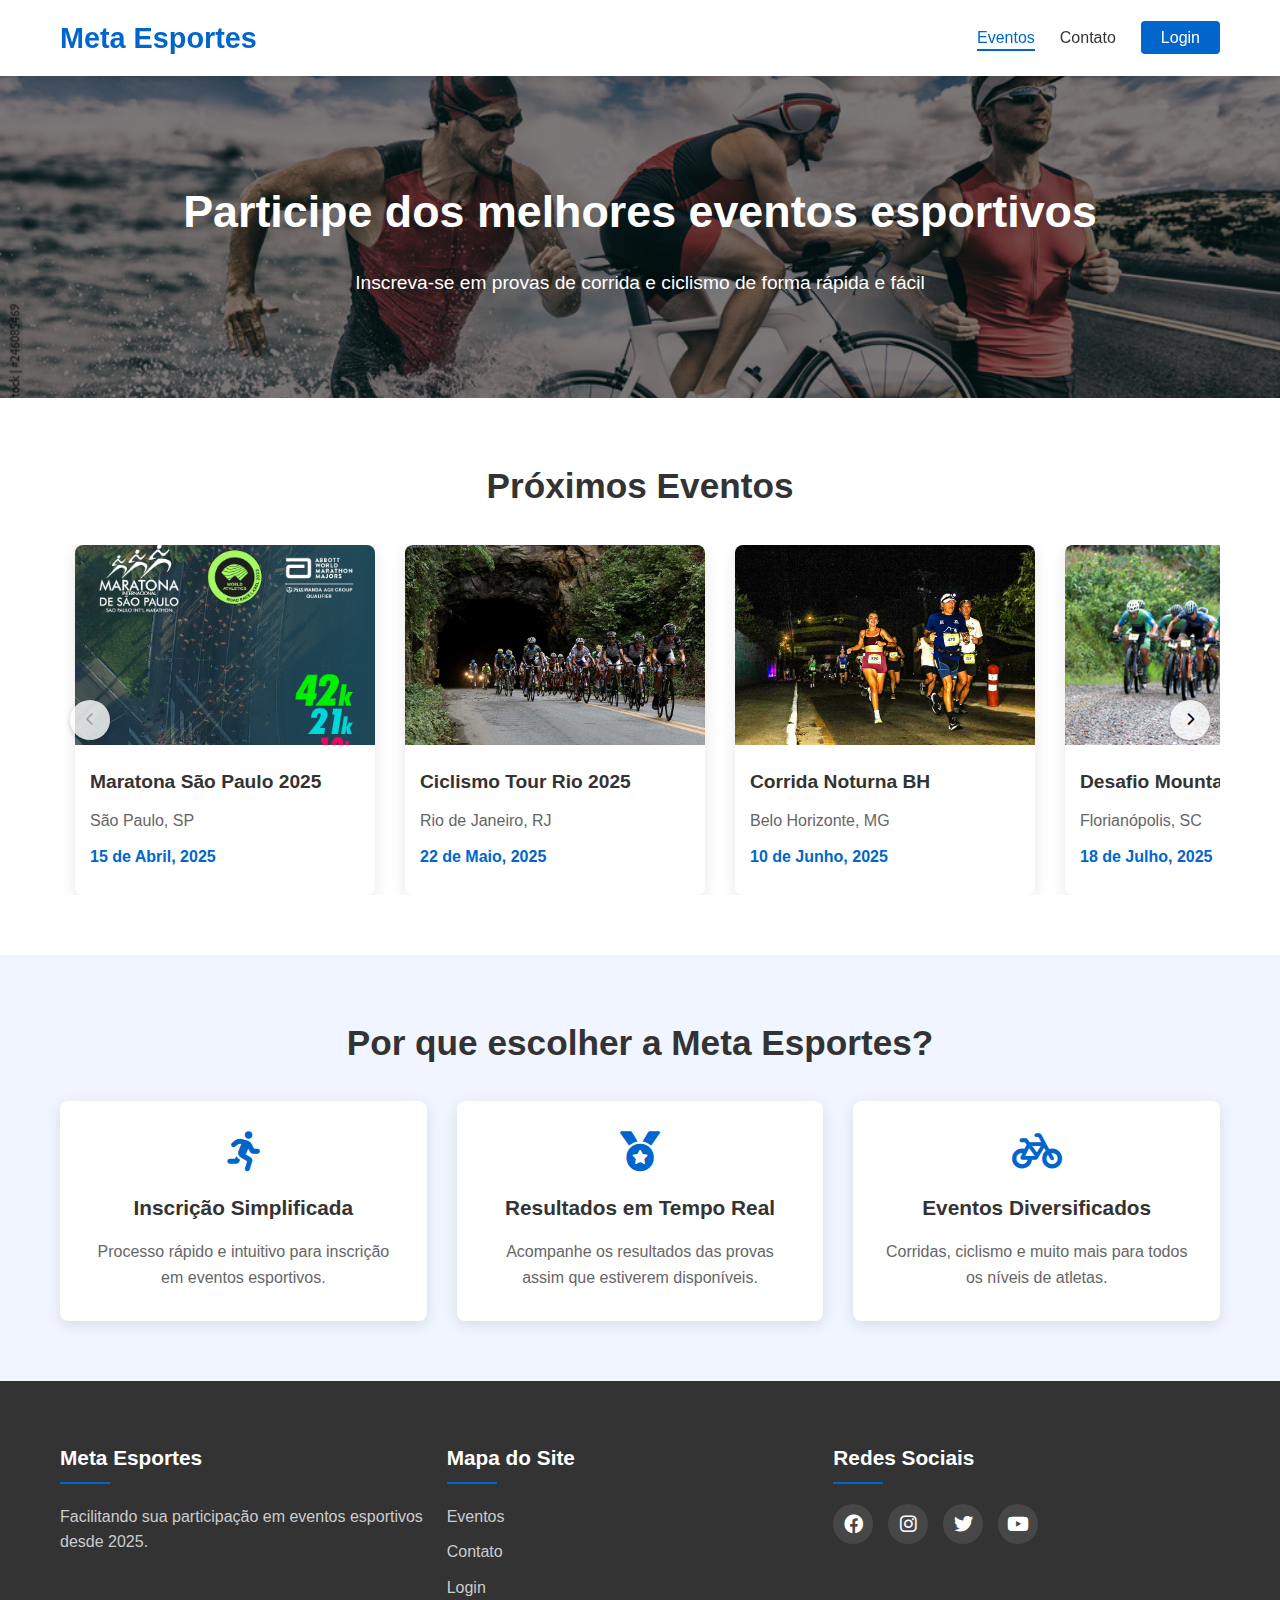
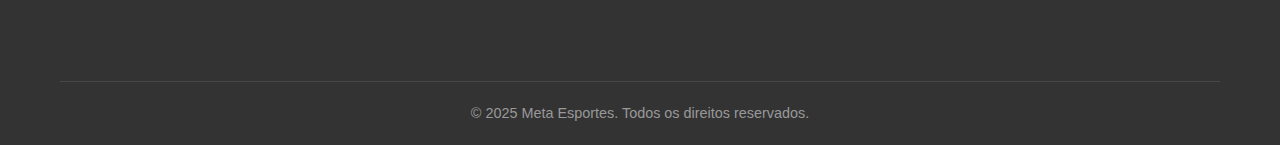
<file: index.html>
<!DOCTYPE html>
<html lang="pt-BR">
<head>
    <meta charset="UTF-8">
    <meta name="viewport" content="width=device-width, initial-scale=1.0">
    <title>Meta Esportes - Eventos Esportivos</title>
    <link rel="stylesheet" href="css/style.css">
    <link rel="stylesheet" href="css/auth.css">
    <link rel="stylesheet" href="css/image-fixes.css">
    <link rel="stylesheet" href="https://cdnjs.cloudflare.com/ajax/libs/font-awesome/6.0.0-beta3/css/all.min.css">
</head>
<body>
    <!-- Cabeçalho -->
    <header>
        <div class="container">
            <div class="logo">
                <h1>Meta Esportes</h1>
            </div>
            <nav>
                <ul>
                    <li><a href="index.html" class="active">Eventos</a></li>
                    <li><a href="contato.html">Contato</a></li>
                    <li><a href="login.html" class="btn-login">Login</a></li>
                </ul>
            </nav>
        </div>
    </header>

    <!-- Conteúdo Principal -->
    <main>
        <section class="hero">
            <div class="container">
                <h2>Participe dos melhores eventos esportivos</h2>
                <p>Inscreva-se em provas de corrida e ciclismo de forma rápida e fácil</p>
            </div>
        </section>

        <section class="eventos">
            <div class="container">
                <h2>Próximos Eventos</h2>
                
                <div class="carousel-container">
                    <button class="carousel-button prev" id="prev">
                        <i class="fas fa-chevron-left"></i>
                    </button>
                    
                    <div class="carousel">
                        <div class="carousel-track" id="carousel-track">
                            <!-- Eventos serão adicionados dinamicamente via JavaScript -->
                        </div>
                    </div>
                    
                    <button class="carousel-button next" id="next">
                        <i class="fas fa-chevron-right"></i>
                    </button>
                </div>
            </div>
        </section>

        <section class="destaques">
            <div class="container">
                <h2>Por que escolher a Meta Esportes?</h2>
                <div class="cards">
                    <div class="card">
                        <i class="fas fa-running"></i>
                        <h3>Inscrição Simplificada</h3>
                        <p>Processo rápido e intuitivo para inscrição em eventos esportivos.</p>
                    </div>
                    <div class="card">
                        <i class="fas fa-medal"></i>
                        <h3>Resultados em Tempo Real</h3>
                        <p>Acompanhe os resultados das provas assim que estiverem disponíveis.</p>
                    </div>
                    <div class="card">
                        <i class="fas fa-bicycle"></i>
                        <h3>Eventos Diversificados</h3>
                        <p>Corridas, ciclismo e muito mais para todos os níveis de atletas.</p>
                    </div>
                </div>
            </div>
        </section>
    </main>

    <!-- Rodapé -->
    <footer>
        <div class="container">
            <div class="footer-content">
                <div class="footer-section">
                    <h3>Meta Esportes</h3>
                    <p>Facilitando sua participação em eventos esportivos desde 2025.</p>
                </div>
                
                <div class="footer-section">
                    <h3>Mapa do Site</h3>
                    <ul>
                        <li><a href="index.html">Eventos</a></li>
                        <li><a href="contato.html">Contato</a></li>
                        <li><a href="login.html">Login</a></li>
                    </ul>
                </div>
                
                <div class="footer-section">
                    <h3>Redes Sociais</h3>
                    <div class="social-icons">
                        <a href="https://www.facebook.com/unipam" target="_blank"><i class="fab fa-facebook"></i></a>
                        <a href="https://www.instagram.com/unipamnet/?hl=pt" target="_blank"><i class="fab fa-instagram"></i></a>
                        <a href="https://twitter.com/UNIPAMNET" target="_blank"><i class="fab fa-twitter"></i></a>
                        <a href="https://www.youtube.com/user/CanalUNIPAM" target="_blank"><i class="fab fa-youtube"></i></a>
                    </div>
                </div>
            </div>
            
            <div class="footer-bottom">
                <p>&copy; 2025 Meta Esportes. Todos os direitos reservados.</p>
            </div>
        </div>
    </footer>

    <script src="js/auth.js"></script>
    <script src="js/script.js"></script>
</body>
</html>
</file>
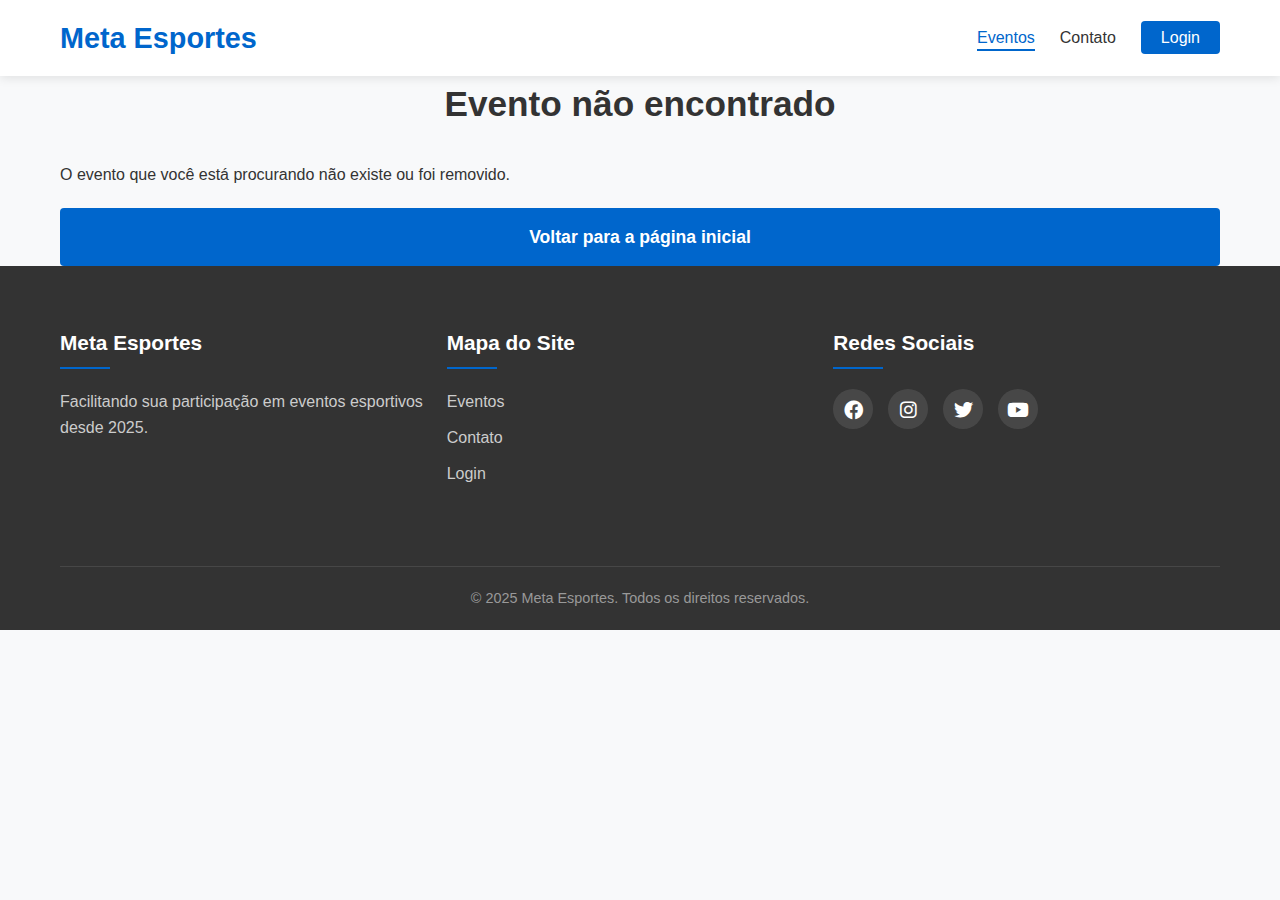
<file: evento.html>
<!DOCTYPE html>
<html lang="pt-BR">
<head>
    <meta charset="UTF-8">
    <meta name="viewport" content="width=device-width, initial-scale=1.0">
    <title>Detalhes do Evento - Meta Esportes</title>
    <link rel="stylesheet" href="css/style.css">
    <link rel="stylesheet" href="css/evento.css">
    <link rel="stylesheet" href="css/auth.css">
    <link rel="stylesheet" href="css/image-fixes.css">
    <link rel="stylesheet" href="https://cdnjs.cloudflare.com/ajax/libs/font-awesome/6.0.0-beta3/css/all.min.css">
</head>
<body>
    <!-- Cabeçalho -->
    <header>
        <div class="container">
            <div class="logo">
                <h1>Meta Esportes</h1>
            </div>
            <nav>
                <ul>
                    <li><a href="index.html" class="active">Eventos</a></li>
                    <li><a href="contato.html">Contato</a></li>
                    <li><a href="login.html" class="btn-login">Login</a></li>
                </ul>
            </nav>
        </div>
    </header>

    <!-- Conteúdo Principal -->
    <main>
        <div class="container">
            <div id="evento-detalhes">
                <!-- Conteúdo será preenchido via JavaScript -->
            </div>
        </div>
    </main>

    <!-- Rodapé -->
    <footer>
        <div class="container">
            <div class="footer-content">
                <div class="footer-section">
                    <h3>Meta Esportes</h3>
                    <p>Facilitando sua participação em eventos esportivos desde 2025.</p>
                </div>
                
                <div class="footer-section">
                    <h3>Mapa do Site</h3>
                    <ul>
                        <li><a href="index.html">Eventos</a></li>
                        <li><a href="contato.html">Contato</a></li>
                        <li><a href="login.html">Login</a></li>
                    </ul>
                </div>
                
                <div class="footer-section">
                    <h3>Redes Sociais</h3>
                    <div class="social-icons">
                        <a href="https://www.facebook.com/unipam" target="_blank"><i class="fab fa-facebook"></i></a>
                        <a href="https://www.instagram.com/unipamnet/?hl=pt" target="_blank"><i class="fab fa-instagram"></i></a>
                        <a href="https://twitter.com/UNIPAMNET" target="_blank"><i class="fab fa-twitter"></i></a>
                        <a href="https://www.youtube.com/user/CanalUNIPAM" target="_blank"><i class="fab fa-youtube"></i></a>
                    </div>
                </div>
            </div>
            
            <div class="footer-bottom">
                <p>&copy; 2025 Meta Esportes. Todos os direitos reservados.</p>
            </div>
        </div>
    </footer>

    <script src="js/auth.js"></script>
    <script src="js/evento.js"></script>
</body>
</html>
</file>
<file: css/auth.css>
/* Estilos para autenticação e menus de administração */

/* Dropdown do usuário */
.user-dropdown,
.admin-dropdown {
    position: relative;
}

.user-menu,
.admin-menu-btn {
    display: flex;
    align-items: center;
    gap: 8px;
    padding: 8px 12px;
    color: #333;
    text-decoration: none;
    border-radius: 4px;
    transition: all 0.3s;
}

.user-menu:hover,
.admin-menu-btn:hover {
    background-color: rgba(0, 102, 204, 0.1);
}

.user-menu i,
.admin-menu-btn i {
    font-size: 1.1rem;
}

.user-menu .fa-user-circle {
    font-size: 1.3rem;
}

.dropdown-menu {
    position: absolute;
    top: 100%;
    right: 0;
    width: 220px;
    background-color: #fff;
    border-radius: 4px;
    box-shadow: 0 4px 12px rgba(0, 0, 0, 0.1);
    padding: 10px 0;
    z-index: 100;
    display: none;
    margin-top: 5px;
}

.dropdown-menu.active {
    display: block;
    animation: fadeIn 0.2s ease-in-out;
}

.dropdown-menu a {
    display: flex !important;
    align-items: center;
    gap: 10px;
    padding: 10px 15px;
    color: #333;
    text-decoration: none;
    transition: background-color 0.3s;
}

.dropdown-menu a:hover {
    background-color: #f5f5f5;
}

.dropdown-menu a i {
    width: 20px;
    text-align: center;
    color: #0066cc;
}

/* Menu de administração */
.admin-menu-btn {
    color: #0066cc;
    font-weight: 500;
}

.admin-menu-btn i {
    color: #0066cc;
}

/* Animação para os dropdowns */
@keyframes fadeIn {
    from {
        opacity: 0;
        transform: translateY(-10px);
    }
    to {
        opacity: 1;
        transform: translateY(0);
    }
}

/* Responsividade */
@media (max-width: 768px) {
    .user-menu span,
    .admin-menu-btn span {
        display: none;
    }
    
    .dropdown-menu {
        width: 180px;
    }
}
</file>
<file: css/image-fixes.css>
/* Correções para imagens faltantes - usando URLs de imagens da internet */

/* Imagens de fundo */
.admin-header {
    background: linear-gradient(rgba(0, 0, 0, 0.7), rgba(0, 0, 0, 0.7)), url('https://images.unsplash.com/photo-1517649763962-0c623066013b?q=80&w=1470&auto=format&fit=crop') !important;
    background-size: cover !important;
    background-position: center !important;
}

.inscricao-header {
    background: linear-gradient(rgba(0, 0, 0, 0.6), rgba(0, 0, 0, 0.6)), url('https://images.unsplash.com/photo-1552674605-db6ffd4facb5?q=80&w=1470&auto=format&fit=crop') !important;
    background-size: cover !important;
    background-position: center !important;
}

.perfil-header {
    background: linear-gradient(rgba(0, 0, 0, 0.7), rgba(0, 0, 0, 0.7)), url('https://images.unsplash.com/photo-1461896836934-ffe607ba8211?q=80&w=1470&auto=format&fit=crop') !important;
    background-size: cover !important;
    background-position: center !important;
}

.contato-header {
    background: linear-gradient(rgba(0, 0, 0, 0.6), rgba(0, 0, 0, 0.6)), url('https://images.unsplash.com/photo-1571019613454-1cb2f99b2d8b?q=80&w=1470&auto=format&fit=crop') !important;
    background-size: cover !important;
    background-position: center !important;
}

/* Imagem de login - apenas se estiver quebrada */
.login-container .login-image img[src="img/login-bg.jpg"]:not([src^="http"]) {
    content: url('https://images.unsplash.com/photo-1530549387789-4c1017266635?q=80&w=1470&auto=format&fit=crop') !important;
}

/* Imagens de eventos - apenas as que não existem */
img[src="img/evento1.jpg"]:not([src^="http"]),
img[src="img/evento2.jpg"]:not([src^="http"]),
img[src="img/evento3.jpg"]:not([src^="http"]),
img[src="img/evento4.jpg"]:not([src^="http"]),
img[src="img/evento5.jpg"]:not([src^="http"]),
img[src="img/evento6.jpg"]:not([src^="http"]) {
    content: url('https://images.unsplash.com/photo-1594882645126-14020914d58d?q=80&w=1470&auto=format&fit=crop') !important;
}

/* Placeholders - apenas quando necessário */
img[src*="evento-placeholder.jpg"] {
    content: url('https://images.unsplash.com/photo-1594882645126-14020914d58d?q=80&w=1470&auto=format&fit=crop') !important;
}

/* QR Code */
img[src="img/qrcode-pix.jpg"]:not([src^="http"]) {
    content: url('https://upload.wikimedia.org/wikipedia/commons/d/d0/QR_code_for_mobile_English_Wikipedia.svg') !important;
    max-width: 200px !important;
}

img[src="img/qrcode-placeholder.jpg"]:not([src^="http"]) {
    content: url('https://upload.wikimedia.org/wikipedia/commons/d/d0/QR_code_for_mobile_English_Wikipedia.svg') !important;
    max-width: 200px !important;
}

/* Logo */
img[src="img/logo.png"]:not([src^="http"]) {
    content: url('https://via.placeholder.com/150x50/0066cc/ffffff?text=Meta+Esportes') !important;
}

/* Avatar placeholder */
img[src="img/avatar-placeholder.jpg"]:not([src^="http"]) {
    content: url('https://www.gravatar.com/avatar/00000000000000000000000000000000?d=mp&f=y') !important;
}
</file>
<file: css/evento.css>
/* Estilos para a página de detalhes do evento */

.evento-header {
    position: relative;
    height: 400px;
    overflow: hidden;
    margin-bottom: 30px;
}

.evento-header img {
    width: 100%;
    height: 100%;
    object-fit: cover;
}

.evento-header-overlay {
    position: absolute;
    top: 0;
    left: 0;
    width: 100%;
    height: 100%;
    background: linear-gradient(rgba(0, 0, 0, 0.3), rgba(0, 0, 0, 0.7));
    display: flex;
    flex-direction: column;
    justify-content: flex-end;
    padding: 40px;
    color: #fff;
}

.evento-header-overlay h1 {
    font-size: 2.5rem;
    margin-bottom: 10px;
}

.evento-info {
    display: flex;
    gap: 20px;
    margin-bottom: 10px;
}

.evento-info-item {
    display: flex;
    align-items: center;
    gap: 8px;
}

.evento-info-item i {
    color: #0066cc;
}

.evento-content {
    display: grid;
    grid-template-columns: 2fr 1fr;
    gap: 30px;
    margin-bottom: 50px;
}

.evento-descricao {
    background-color: #fff;
    border-radius: 8px;
    padding: 30px;
    box-shadow: 0 4px 15px rgba(0, 0, 0, 0.1);
}

.evento-descricao h2 {
    font-size: 1.8rem;
    margin-bottom: 20px;
    text-align: left;
    color: #333;
}

.evento-descricao p {
    margin-bottom: 20px;
    line-height: 1.8;
}

.evento-sidebar {
    background-color: #fff;
    border-radius: 8px;
    padding: 30px;
    box-shadow: 0 4px 15px rgba(0, 0, 0, 0.1);
}

.evento-sidebar h2 {
    font-size: 1.5rem;
    margin-bottom: 20px;
    text-align: left;
    color: #333;
}

.evento-sidebar-info {
    margin-bottom: 30px;
}

.evento-sidebar-item {
    display: flex;
    align-items: flex-start;
    gap: 10px;
    margin-bottom: 15px;
}

.evento-sidebar-item i {
    color: #0066cc;
    margin-top: 3px;
}

.evento-sidebar-item-content h3 {
    font-size: 1rem;
    margin-bottom: 5px;
    color: #666;
}

.evento-sidebar-item-content p {
    font-weight: 600;
    color: #333;
}

.btn-inscricao {
    display: block;
    width: 100%;
    background-color: #0066cc;
    color: #fff;
    text-align: center;
    padding: 15px;
    border-radius: 4px;
    font-weight: 600;
    font-size: 1.1rem;
    transition: background-color 0.3s;
    margin-top: 20px;
}

.btn-inscricao:hover {
    background-color: #004080;
}

.evento-percurso {
    margin-top: 30px;
}

.evento-percurso h2 {
    font-size: 1.8rem;
    margin-bottom: 20px;
    text-align: left;
    color: #333;
}

.evento-percurso img {
    width: 100%;
    border-radius: 8px;
    box-shadow: 0 4px 15px rgba(0, 0, 0, 0.1);
}

/* Botão para ver inscritos */
.btn-ver-inscritos {
    display: flex;
    align-items: center;
    justify-content: center;
    gap: 8px;
    width: 100%;
    padding: 12px 20px;
    margin-top: 15px;
    background-color: #0066cc;
    color: #fff;
    border: none;
    border-radius: 4px;
    font-size: 1rem;
    font-weight: 600;
    cursor: pointer;
    transition: background-color 0.3s;
}

.btn-ver-inscritos:hover {
    background-color: #004d99;
}

/* Modal de inscritos */
.modal {
    display: none;
    position: fixed;
    top: 0;
    left: 0;
    width: 100%;
    height: 100%;
    background-color: rgba(0, 0, 0, 0.5);
    z-index: 1000;
    justify-content: center;
    align-items: center;
    -webkit-box-pack: center;
    -webkit-box-align: center;
}

.modal.active {
    display: flex;
    display: -webkit-box;
    display: -webkit-flex;
}

.modal-content {
    background-color: #fff;
    border-radius: 8px;
    width: 90%;
    max-width: 800px;
    max-height: 90vh;
    overflow-y: auto;
    box-shadow: 0 5px 15px rgba(0, 0, 0, 0.3);
    -webkit-box-shadow: 0 5px 15px rgba(0, 0, 0, 0.3);
}

.modal-header {
    display: flex;
    display: -webkit-box;
    display: -webkit-flex;
    justify-content: space-between;
    -webkit-box-pack: justify;
    align-items: center;
    -webkit-box-align: center;
    padding: 15px 20px;
    border-bottom: 1px solid #eee;
}

.modal-header h3 {
    margin: 0;
    font-size: 1.5rem;
    color: #333;
}

.modal-close {
    font-size: 1.5rem;
    cursor: pointer;
    color: #6c757d;
}

.modal-body {
    padding: 20px;
}

/* Sem inscritos */
.sem-inscritos {
    display: flex;
    flex-direction: column;
    align-items: center;
    padding: 40px 0;
    color: #6c757d;
}

.sem-inscritos i {
    font-size: 3rem;
    margin-bottom: 15px;
    opacity: 0.5;
}

.sem-inscritos p {
    font-size: 1.1rem;
}

/* Tabs de categorias */
.inscritos-tabs {
    display: flex;
    display: -webkit-box;
    display: -webkit-flex;
    flex-wrap: wrap;
    -webkit-flex-wrap: wrap;
    gap: 10px;
    margin-bottom: 20px;
    border-bottom: 1px solid #eee;
    padding-bottom: 15px;
}

.tab-btn {
    padding: 8px 15px;
    background-color: #f8f9fa;
    border: 1px solid #ddd;
    border-radius: 4px;
    cursor: pointer;
    font-size: 0.9rem;
    transition: all 0.3s;
    -webkit-transition: all 0.3s;
    margin-right: 5px;
    margin-bottom: 5px;
}

.tab-btn.active {
    background-color: #0066cc;
    color: #fff;
    border-color: #0066cc;
}

.tab-content {
    display: none;
}

.tab-content.active {
    display: block;
}

/* Tabela de inscritos */
.inscritos-table {
    width: 100%;
    border-collapse: collapse;
}

.inscritos-table th {
    background-color: #f5f5f5;
    padding: 12px 15px;
    text-align: left;
    font-weight: 600;
    color: #333;
    border-bottom: 1px solid #ddd;
}

.inscritos-table td {
    padding: 12px 15px;
    border-bottom: 1px solid #eee;
    color: #666;
}

.inscritos-table tr:last-child td {
    border-bottom: none;
}

.inscritos-table tr:hover {
    background-color: #f9f9f9;
}

/* Status badges */
.status-badge {
    display: inline-block;
    padding: 4px 8px;
    border-radius: 20px;
    font-size: 0.85rem;
    font-weight: 600;
}

.status-confirmado {
    background-color: #d4edda;
    color: #155724;
}

.status-pendente {
    background-color: #fff3cd;
    color: #856404;
}

.status-cancelado {
    background-color: #f8d7da;
    color: #721c24;
}

/* Estilo para o botão de download do arquivo GPX */
.download-gpx {
    background-color: #f8f9fa;
    border-radius: 8px;
    padding: 20px;
    margin: 20px 0;
    text-align: center;
}

.download-gpx p {
    margin-bottom: 15px;
    color: #555;
}

.btn-download-gpx {
    display: inline-flex;
    align-items: center;
    justify-content: center;
    background-color: #0066cc;
    color: white;
    padding: 12px 25px;
    border-radius: 6px;
    text-decoration: none;
    font-weight: 600;
    transition: all 0.3s ease;
    gap: 10px;
}

.btn-download-gpx:hover {
    background-color: #004d99;
    transform: translateY(-2px);
    box-shadow: 0 4px 8px rgba(0, 0, 0, 0.1);
}

.btn-download-gpx i {
    font-size: 1.2em;
}

/* Estilos para a modal de resultados */
.resultados-filtro {
    display: flex;
    gap: 10px;
    margin-bottom: 20px;
}

.resultados-filtro input {
    flex: 1;
    padding: 10px;
    border: 1px solid #ddd;
    border-radius: 4px;
    font-size: 14px;
}

.resultados-filtro button {
    background-color: #0066cc;
    color: white;
    border: none;
    border-radius: 4px;
    padding: 0 15px;
    cursor: pointer;
    transition: background-color 0.3s;
}

.resultados-filtro button:hover {
    background-color: #004d99;
}

.resultados-tabela {
    width: 100%;
    border-collapse: collapse;
    margin-top: 10px;
}

.resultados-tabela th,
.resultados-tabela td {
    padding: 12px 15px;
    text-align: left;
    border-bottom: 1px solid #ddd;
}

.resultados-tabela th {
    background-color: #f8f9fa;
    font-weight: 600;
    color: #333;
}

.resultados-tabela tr:hover {
    background-color: #f5f5f5;
}

.sem-resultados {
    text-align: center;
    padding: 20px;
    color: #666;
}

/* Estilos para a modal de cronometragem */
#form-cronometragem {
    display: flex;
    flex-direction: column;
    gap: 15px;
}

#form-cronometragem .form-group {
    display: flex;
    flex-direction: column;
    gap: 5px;
}

#form-cronometragem label {
    font-weight: 600;
    color: #333;
}

#form-cronometragem input,
#form-cronometragem select {
    padding: 10px;
    border: 1px solid #ddd;
    border-radius: 4px;
    font-size: 14px;
}

.btn-salvar-cronometragem {
    background-color: #28a745;
    color: white;
    border: none;
    border-radius: 4px;
    padding: 12px;
    font-weight: 600;
    cursor: pointer;
    transition: background-color 0.3s;
    margin-top: 10px;
}

.btn-salvar-cronometragem:hover {
    background-color: #218838;
}

/* Estilos para os botões de resultados e cronometragem */
.btn-resultados,
.btn-cronometragem {
    display: inline-flex;
    align-items: center;
    justify-content: center;
    background-color: #0066cc;
    color: white;
    border: none;
    border-radius: 4px;
    padding: 8px 15px;
    font-size: 14px;
    font-weight: 600;
    cursor: pointer;
    transition: background-color 0.3s;
    gap: 8px;
    margin-top: 5px;
    width: 100%;
}

.btn-resultados:hover,
.btn-cronometragem:hover {
    background-color: #004d99;
}

.btn-cronometragem {
    background-color: #28a745;
}

.btn-cronometragem:hover {
    background-color: #218838;
}

/* Responsividade */
@media (max-width: 768px) {
    .evento-header {
        height: 300px;
    }
    
    .evento-header-overlay h1 {
        font-size: 2rem;
    }
    
    .evento-content {
        grid-template-columns: 1fr;
    }
    
    .inscritos-tabs {
        justify-content: center;
    }
    
    .inscritos-table {
        font-size: 0.9rem;
    }
    
    .inscritos-table th,
    .inscritos-table td {
        padding: 8px 10px;
    }
    
    .modal-content {
        width: 95%;
    }
    
    .download-gpx {
        padding: 15px;
    }
    
    .btn-download-gpx {
        width: 100%;
        padding: 10px 15px;
    }
}

@media (max-width: 576px) {
    .inscritos-table {
        display: block;
        overflow-x: auto;
    }
}
</file>
<file: css/style.css>
/* Reset e Estilos Gerais */
* {
    margin: 0;
    padding: 0;
    box-sizing: border-box;
}

body {
    font-family: 'Segoe UI', Tahoma, Geneva, Verdana, sans-serif;
    line-height: 1.6;
    color: #333;
    background-color: #f8f9fa;
}

.container {
    max-width: 1200px;
    margin: 0 auto;
    padding: 0 20px;
}

a {
    text-decoration: none;
    color: #0066cc;
    transition: color 0.3s;
}

a:hover {
    color: #004080;
}

ul {
    list-style: none;
}

section {
    padding: 60px 0;
}

h2 {
    font-size: 2.2rem;
    margin-bottom: 30px;
    text-align: center;
    color: #333;
}

/* Cabeçalho */
header {
    background-color: #fff;
    box-shadow: 0 2px 10px rgba(0, 0, 0, 0.1);
    position: sticky;
    top: 0;
    z-index: 1000;
}

header .container {
    display: flex;
    justify-content: space-between;
    align-items: center;
    padding: 15px 20px;
}

.logo h1 {
    font-size: 1.8rem;
    color: #0066cc;
    font-weight: 700;
}

nav ul {
    display: flex;
    align-items: center;
}

nav ul li {
    margin-left: 25px;
}

nav ul li a {
    color: #333;
    font-weight: 500;
    padding: 5px 0;
    position: relative;
}

nav ul li a.active,
nav ul li a:hover {
    color: #0066cc;
}

nav ul li a.active::after,
nav ul li a:hover::after {
    content: '';
    position: absolute;
    left: 0;
    bottom: 0;
    width: 100%;
    height: 2px;
    background-color: #0066cc;
}

.btn-login {
    background-color: #0066cc;
    color: #fff !important;
    padding: 8px 20px !important;
    border-radius: 4px;
    transition: background-color 0.3s;
}

.btn-login:hover {
    background-color: #004080;
}

.btn-login:hover::after {
    display: none;
}

/* Hero Section */
.hero {
    background: linear-gradient(rgba(0, 0, 0, 0.5), rgba(0, 0, 0, 0.5)), url('../img/banner-principal.jpg');
    background-size: cover;
    background-position: center;
    color: #fff;
    text-align: center;
    padding: 100px 0;
}

.hero h2 {
    font-size: 2.8rem;
    margin-bottom: 20px;
    color: #fff;
}

.hero p {
    font-size: 1.2rem;
    max-width: 700px;
    margin: 0 auto;
}

/* Carousel de Eventos */
.eventos {
    background-color: #fff;
}

.carousel-container {
    position: relative;
    max-width: 100%;
    margin: 0 auto;
    overflow: hidden;
}

.carousel {
    width: 100%;
    overflow: hidden;
}

.carousel-track {
    display: flex;
    transition: transform 0.5s ease-in-out;
}

.carousel-item {
    min-width: 300px;
    height: 350px;
    margin: 0 15px;
    border-radius: 8px;
    overflow: hidden;
    box-shadow: 0 4px 15px rgba(0, 0, 0, 0.1);
    transition: transform 0.3s;
    cursor: pointer;
    position: relative;
}

.carousel-item:hover {
    transform: translateY(-10px);
}

.carousel-item img {
    width: 100%;
    height: 200px;
    object-fit: cover;
}

.carousel-item-content {
    padding: 15px;
    background-color: #fff;
}

.carousel-item h3 {
    font-size: 1.2rem;
    margin-bottom: 10px;
    color: #333;
}

.carousel-item p {
    color: #666;
    margin-bottom: 10px;
}

.carousel-item .event-date {
    color: #0066cc;
    font-weight: 600;
}

.carousel-button {
    position: absolute;
    top: 50%;
    transform: translateY(-50%);
    background-color: rgba(255, 255, 255, 0.8);
    border: none;
    width: 40px;
    height: 40px;
    border-radius: 50%;
    display: flex;
    align-items: center;
    justify-content: center;
    cursor: pointer;
    z-index: 10;
    box-shadow: 0 2px 5px rgba(0, 0, 0, 0.2);
    transition: background-color 0.3s;
}

.carousel-button:hover {
    background-color: #fff;
}

.carousel-button.prev {
    left: 10px;
}

.carousel-button.next {
    right: 10px;
}

/* Seção de Destaques */
.destaques {
    background-color: #f0f5ff;
}

.cards {
    display: flex;
    justify-content: space-between;
    flex-wrap: wrap;
    gap: 30px;
}

.card {
    flex: 1;
    min-width: 250px;
    background-color: #fff;
    border-radius: 8px;
    padding: 30px;
    text-align: center;
    box-shadow: 0 4px 15px rgba(0, 0, 0, 0.1);
    transition: transform 0.3s;
}

.card:hover {
    transform: translateY(-10px);
}

.card i {
    font-size: 2.5rem;
    color: #0066cc;
    margin-bottom: 20px;
}

.card h3 {
    font-size: 1.3rem;
    margin-bottom: 15px;
}

.card p {
    color: #666;
}

/* Rodapé */
footer {
    background-color: #333;
    color: #fff;
    padding: 60px 0 20px;
}

.footer-content {
    display: flex;
    justify-content: space-between;
    flex-wrap: wrap;
    margin-bottom: 40px;
}

.footer-section {
    flex: 1;
    min-width: 250px;
    margin-bottom: 30px;
}

.footer-section h3 {
    font-size: 1.3rem;
    margin-bottom: 20px;
    position: relative;
    padding-bottom: 10px;
}

.footer-section h3::after {
    content: '';
    position: absolute;
    left: 0;
    bottom: 0;
    width: 50px;
    height: 2px;
    background-color: #0066cc;
}

.footer-section p {
    color: #ccc;
    margin-bottom: 15px;
}

.footer-section ul li {
    margin-bottom: 10px;
}

.footer-section ul li a {
    color: #ccc;
    transition: color 0.3s;
}

.footer-section ul li a:hover {
    color: #fff;
}

.social-icons {
    display: flex;
    gap: 15px;
}

.social-icons a {
    display: flex;
    align-items: center;
    justify-content: center;
    width: 40px;
    height: 40px;
    background-color: rgba(255, 255, 255, 0.1);
    border-radius: 50%;
    transition: background-color 0.3s;
}

.social-icons a:hover {
    background-color: #0066cc;
}

.social-icons i {
    color: #fff;
    font-size: 1.2rem;
}

.footer-bottom {
    text-align: center;
    padding-top: 20px;
    border-top: 1px solid rgba(255, 255, 255, 0.1);
}

.footer-bottom p {
    color: #999;
    font-size: 0.9rem;
}

/* Responsividade */
@media (max-width: 1024px) {
    .container {
        padding: 0 15px;
    }
    
    .evento-card {
        width: calc(33.33% - 20px);
    }
    
    .footer-content {
        gap: 20px;
    }
}

@media (max-width: 768px) {
    header .container {
        flex-direction: column;
        text-align: center;
    }
    
    nav ul {
        margin-top: 15px;
    }
    
    nav ul li {
        margin: 0 10px;
    }
    
    .hero h2 {
        font-size: 2rem;
    }
    
    .cards, .footer-content {
        flex-direction: column;
    }
    
    .carousel-item {
        min-width: 250px;
    }
    
    .evento-card {
        width: calc(50% - 20px);
    }
    
    .evento-content {
        flex-direction: column;
    }
    
    .evento-imagem, .evento-info {
        width: 100%;
    }
    
    .evento-sidebar {
        margin-top: 30px;
    }
    
    .modal-content {
        width: 90%;
        max-width: 500px;
    }
    
    .tabs {
        flex-wrap: wrap;
    }
    
    .tab-btn {
        margin-bottom: 10px;
    }
}

@media (max-width: 576px) {
    h2 {
        font-size: 1.8rem;
    }
    
    header {
        padding: 10px 0;
    }
    
    .logo h1 {
        font-size: 1.5rem;
    }
    
    nav ul li {
        margin: 0 5px;
    }
    
    .btn-login {
        padding: 6px 12px;
        font-size: 0.9rem;
    }
    
    .hero {
        padding: 40px 0;
    }
    
    .hero h2 {
        font-size: 1.6rem;
        margin-bottom: 15px;
    }
    
    .hero p {
        font-size: 1rem;
        margin-bottom: 20px;
    }
    
    .search-bar {
        flex-direction: column;
        align-items: stretch;
    }
    
    .search-bar input {
        margin-right: 0;
        margin-bottom: 10px;
        width: 100%;
    }
    
    .search-bar button {
        width: 100%;
    }
    
    .evento-card {
        width: 100%;
        margin-bottom: 20px;
    }
    
    .evento-header h1 {
        font-size: 1.5rem;
    }
    
    .evento-meta {
        flex-direction: column;
        align-items: flex-start;
    }
    
    .evento-meta span {
        margin-bottom: 5px;
    }
    
    .evento-acoes {
        flex-direction: column;
    }
    
    .evento-acoes a, .evento-acoes button {
        width: 100%;
        margin: 5px 0;
        text-align: center;
    }
    
    .modal-header h2 {
        font-size: 1.3rem;
    }
    
    .tabs {
        overflow-x: auto;
        padding-bottom: 10px;
    }
    
    .tab-btn {
        padding: 8px 12px;
        font-size: 0.9rem;
    }
    
    .inscritos-tabela {
        font-size: 0.9rem;
    }
    
    .inscritos-tabela th, .inscritos-tabela td {
        padding: 8px;
    }
    
    footer {
        padding: 30px 0;
    }
    
    .footer-logo h2 {
        font-size: 1.5rem;
    }
}

@media (max-width: 375px) {
    .logo h1 {
        font-size: 1.3rem;
    }
    
    nav ul {
        flex-direction: column;
        gap: 10px;
    }
    
    .hero h2 {
        font-size: 1.4rem;
    }
    
    .modal-content {
        width: 95%;
    }
    
    .modal-body {
        padding: 10px;
    }
    
    .inscritos-tabela {
        font-size: 0.8rem;
    }
    
    .inscritos-tabela th, .inscritos-tabela td {
        padding: 6px 4px;
    }
}
</file>
